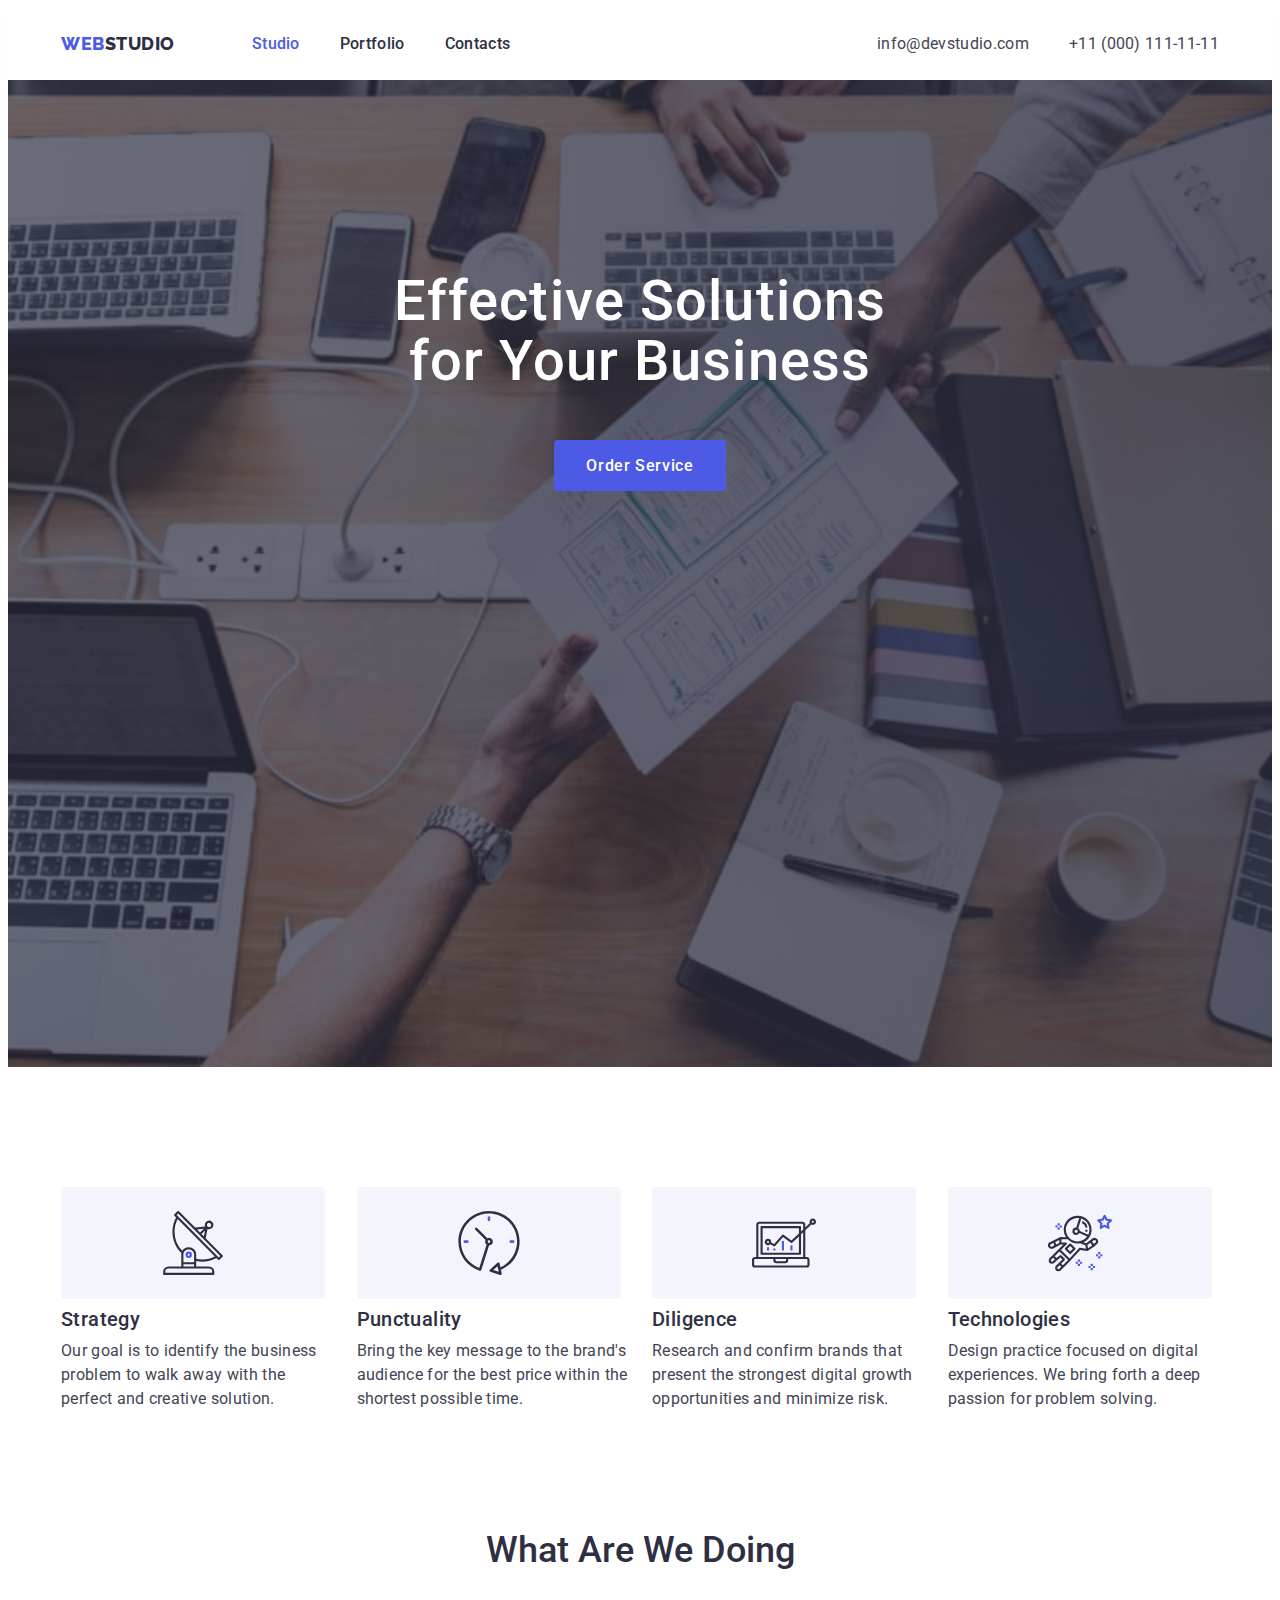
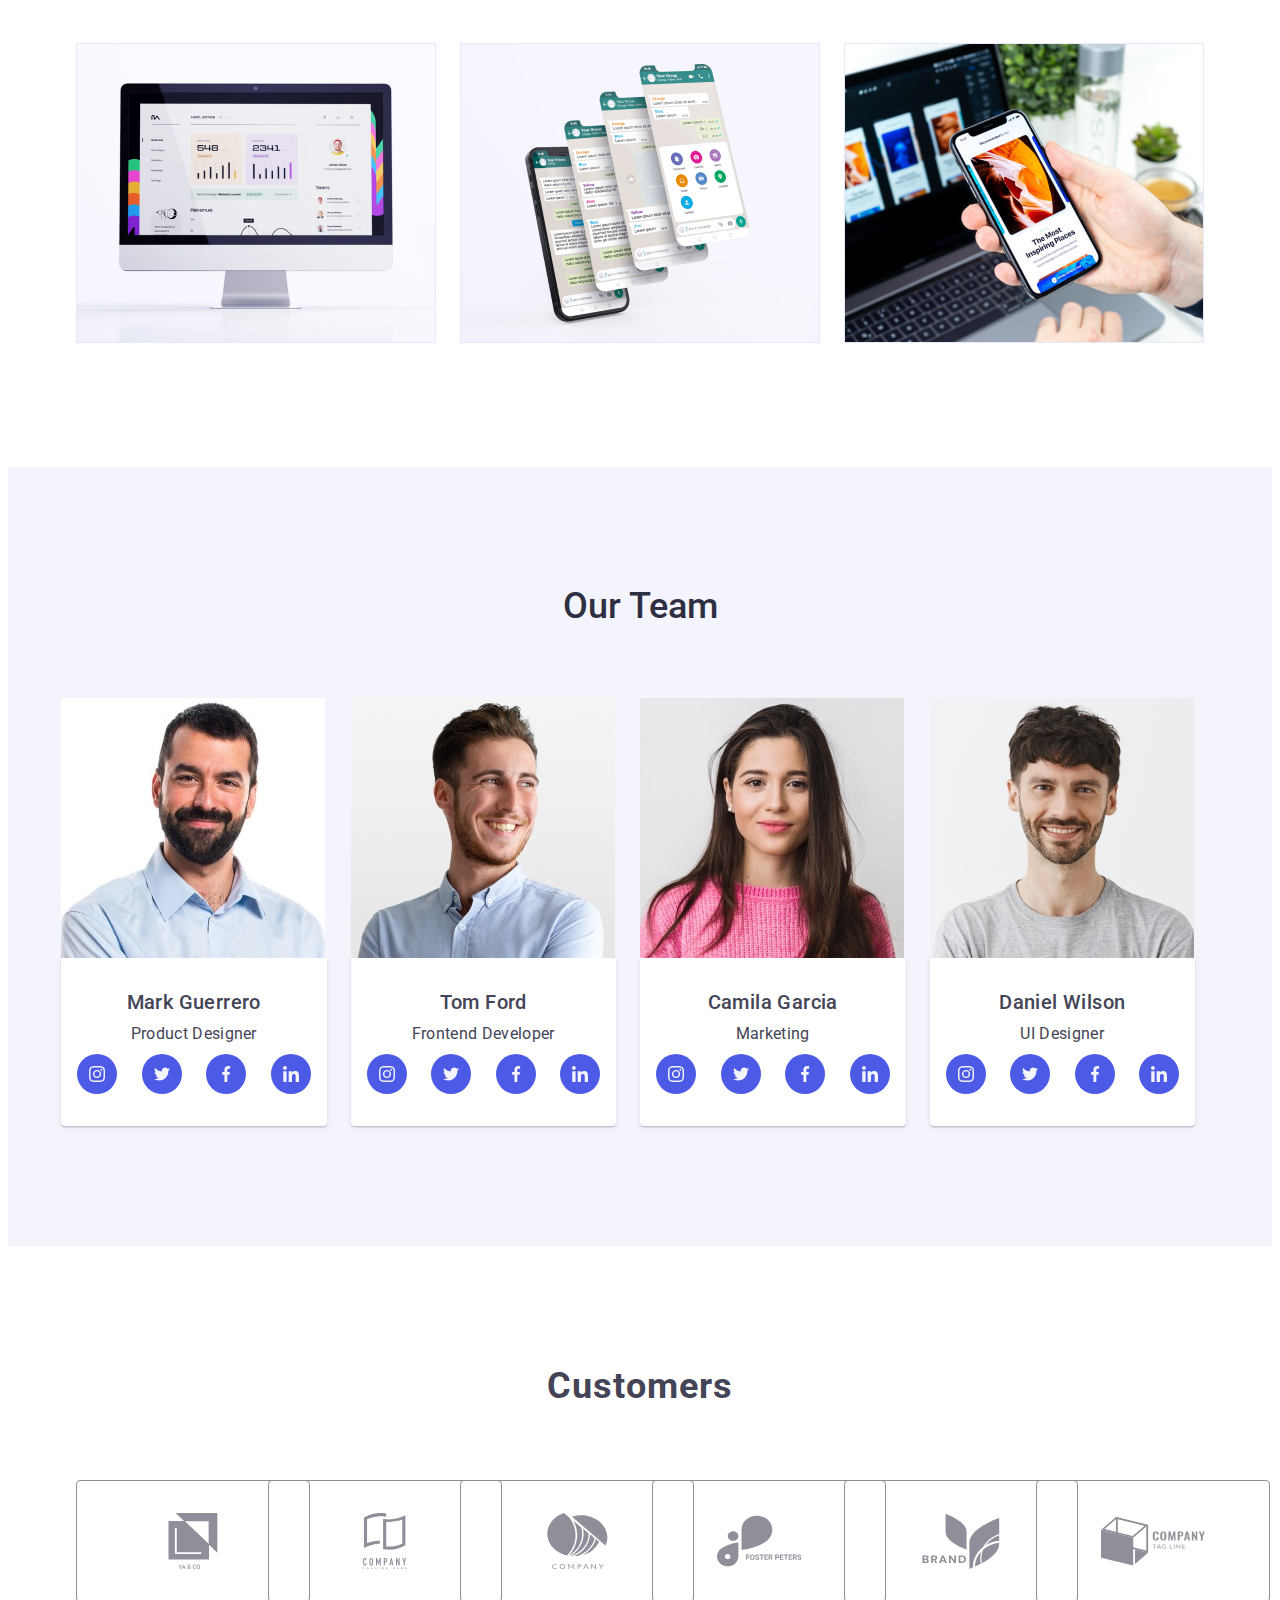
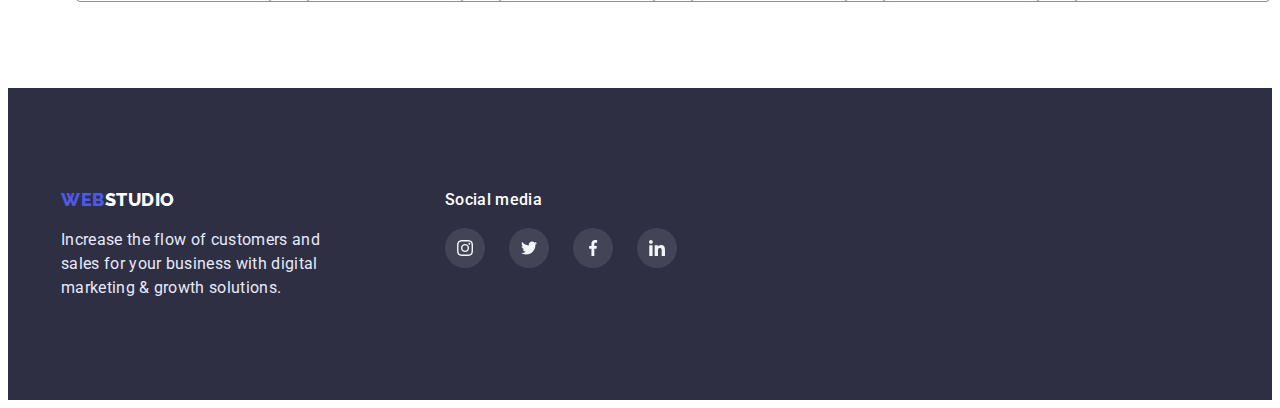
<file: index.html>
<!DOCTYPE html>
<html lang="en">
	<head>
		<meta charset="UTF-8" />
		<meta http-equiv="X-UA-Compatible" content="IE=edge" />
		<meta name="viewport" content="width=device-width, initial-scale=1.0" />
		<title>webstudio</title>
		<link rel="preconnect" href="https://fonts.googleapis.com" />
		<link rel="preconnect" href="https://fonts.gstatic.com" crossorigin />
		<link href="https://fonts.googleapis.com/css2?family=Raleway:wght@800&family=Roboto:wght@400;500&display=swap" rel="stylesheet" />
		<link
			rel="stylesheet"
			href="https://cdnjs.cloudflare.com/ajax/libs/modern-normalize/1.1.0/modern-normalize.min.css"
			integrity="sha512-wpPYUAdjBVSE4KJnH1VR1HeZfpl1ub8YT/NKx4PuQ5NmX2tKuGu6U/JRp5y+Y8XG2tV+wKQpNHVUX03MfMFn9Q=="
			crossorigin="anonymous"
			referrerpolicy="no-referrer"
		/>
		<link rel="stylesheet" href="./styles/styles.css" />
	</head>
	<body>
		<!-- Header -->
		<header class="page-header border">
			<div class="container flex-nav">
				<nav class="flex-nav">
					<a href="./index.html" class="logo link"><span class="web">WEB</span>STUDIO</a>
					<ul class="site-nav list">
						<li class="item"><a href="./index.html" class="links current link">Studio</a></li>
						<li class="item"><a href="./portfolio.html" class="links link">Portfolio</a></li>
						<li class="item"><a href="./index.html" class="links link">Contacts</a></li>
					</ul>
				</nav>
				<!-- Contacts -->
				<ul class="contacts list">
					<li class="item">
						<a href="mailto:info@devstudio.com" class="contacts link">info@devstudio.com</a>
					</li>
					<li class="item">
						<a href="tel:+11000111-11-11" class="contacts link">+11 (000) 111-11-11</a>
					</li>
				</ul>
			</div>
		</header>
		<main>
			<!-- Hero -->
			<section class="hero overlay">
				<div class="container">
					<h1 class="hero-title"
						>Effective Solutions <br />
						for Your Business
					</h1>
					<button type="button" class="hero-btn">Order Service</button>
				</div>
			</section>
			<!-- Features -->
			<section class="section">
				<div class="container">
					<h2 class="visually-hidden">section2</h2>
					<ul class="features list">
						<li class="features-item">
							<div class="features-icons">
								<svg class="features-icon">
									<use href="./img/icons.svg#icon-antenna"></use>
								</svg>
							</div>
							<h3 class="subtitle">Strategy</h3>
							<p class="desc"> Our goal is to identify the business problem to walk away with the perfect and creative solution. </p>
						</li>

						<li class="features-item">
							<div class="features-icons">
								<svg class="features-icon">
									<use href="./img/icons.svg#icon-clock"></use>
								</svg>
							</div>
							<h3 class="subtitle">Punctuality</h3>
							<p class="desc"> Bring the key message to the brand's audience for the best price within the shortest possible time. </p>
						</li>

						<li class="features-item">
							<div class="features-icons">
								<svg class="features-icon">
									<use href="./img/icons.svg#icon-diagram"></use>
								</svg>
							</div>
							<h3 class="subtitle">Diligence</h3>
							<p class="desc">Research and confirm brands that present the strongest digital growth opportunities and minimize risk. </p>
						</li>

						<li class="features-item">
							<div class="features-icons">
								<svg class="features-icon">
									<use href="./img/icons.svg#icon-astronaut"></use>
								</svg>
							</div>
							<h3 class="subtitle">Technologies</h3>
							<p class="desc">Design practice focused on digital experiences. We bring forth a deep passion for problem solving. </p>
						</li>
					</ul>
				</div>
			</section>
			<!-- Work List -->
			<section class="section section-no-padding">
				<div class="container">
					<h2 class="section-title">What Are We Doing</h2>
					<ul class="work list">
						<li class="work-item">
							<img src="./img/photo-1.jpg" alt="website" />
						</li>
						<li class="work-item">
							<img src="./img/photo-2.jpg" alt="mobile-aplication" />
						</li>
						<li class="work-item">
							<img src="./img/photo-3.jpg" alt="optimization-website" />
						</li>
					</ul>
				</div>
			</section>
			<!-- Our Team -->
			<section class="section bckg">
				<div class="container">
					<h2 class="section-title">Our Team</h2>
					<ul class="about-team list">
						<li class="team-item">
							<img src="./img/image-1.jpg" alt="photo-mark-guerrero" width="264" height="260" />
							<div class="staff-content">
								<h3 class="staff">Mark Guerrero</h3>
								<p class="position">Product Designer</p>
								<ul class="team-social-list list">
									<li class="team-social-item">
										<a href="#" class="team-social-link instagram">
											<svg class="team-social-icon">
												<use href="./img/icons.svg#icon-instagram-svg"></use>
											</svg>
										</a>
									</li>
									<li class="team-social-item">
										<a href="#" class="team-social-link twitter">
											<svg class="team-social-icon">
												<use href="./img/icons.svg#icon-twitter-svg"></use>
											</svg>
										</a>
									</li>
									<li  class="team-social-item">
										<a href="#" class="team-social-link facebook">
											<svg class="team-social-icon">
												<use href="./img/icons.svg#icon-facebook-svg"></use>
											</svg>
										</a>
									</li>
									<li class="team-social-item">
										<a href="#" class="team-social-link linkedin">
											<svg class="team-social-icon">
												<use href="./img/icons.svg#icon-linkedin-svg"></use>
											</svg>
										</a>
									</li>
								</ul>
							</div>
						</li>

						<li class="team-item">
							<img src="./img/image-2.jpg" alt="photo-tom-ford" width="264" height="260" />
							<div class="staff-content">
								<h3 class="staff">Tom Ford</h3>
								<p class="position">Frontend Developer</p>
								<ul class="team-social-list list">
									<li class="team-social-item">
										<a href="#" class="team-social-link instagram">
											<svg class="team-social-icon">
												<use href="./img/icons.svg#icon-instagram-svg"></use>
											</svg>
										</a>
									</li>
									<li class="team-social-item">
										<a href="#" class="team-social-link twitter">
											<svg class="team-social-icon">
												<use href="./img/icons.svg#icon-twitter-svg"></use>
											</svg>
										</a>
									</li>
									<li  class="team-social-item">
										<a href="#" class="team-social-link facebook">
											<svg class="team-social-icon">
												<use href="./img/icons.svg#icon-facebook-svg"></use>
											</svg>
										</a>
									</li>
									<li class="team-social-item">
										<a href="#" class="team-social-link linkedin">
											<svg class="team-social-icon">
												<use href="./img/icons.svg#icon-linkedin-svg"></use>
											</svg>
										</a>
									</li>
								</ul>
							</div>
						</li>

						<li class="team-item">
							<img src="./img/image-3.jpg" alt="photo-camila-garcia" width="264" height="260" />
							<div class="staff-content">
								<h3 class="staff">Camila Garcia</h3>
								<p class="position">Marketing</p>
								<ul class="team-social-list list">
									<li class="team-social-item">
										<a href="#" class="team-social-link instagram">
											<svg class="team-social-icon">
												<use href="./img/icons.svg#icon-instagram-svg"></use>
											</svg>
										</a>
									</li>
									<li class="team-social-item">
										<a href="#" class="team-social-link twitter">
											<svg class="team-social-icon">
												<use href="./img/icons.svg#icon-twitter-svg"></use>
											</svg>
										</a>
									</li>
									<li  class="team-social-item">
										<a href="#" class="team-social-link facebook">
											<svg class="team-social-icon">
												<use href="./img/icons.svg#icon-facebook-svg"></use>
											</svg>
										</a>
									</li>
									<li class="team-social-item">
										<a href="#" class="team-social-link linkedin">
											<svg class="team-social-icon">
												<use href="./img/icons.svg#icon-linkedin-svg"></use>
											</svg>
										</a>
									</li>
								</ul>
							</div>
						</li>

						<li class="team-item">
							<img src="./img/image-4.jpg" alt="photo-daniel-wilson" width="264" height="260" />
							<div class="staff-content">
								<h3 class="staff">Daniel Wilson</h3>
								<p class="position">UI Designer</p>
								<ul class="team-social-list list">
									<li class="team-social-item">
										<a href="#" class="team-social-link instagram">
											<svg class="team-social-icon">
												<use href="./img/icons.svg#icon-instagram-svg"></use>
											</svg>
										</a>
									</li>
									<li class="team-social-item">
										<a href="#" class="team-social-link twitter">
											<svg class="team-social-icon">
												<use href="./img/icons.svg#icon-twitter-svg"></use>
											</svg>
										</a>
									</li>
									<li  class="team-social-item">
										<a href="#" class="team-social-link facebook">
											<svg class="team-social-icon">
												<use href="./img/icons.svg#icon-facebook-svg"></use>
											</svg>
										</a>
									</li>
									<li class="team-social-item">
										<a href="#" class="team-social-link linkedin">
											<svg class="team-social-icon">
												<use href="./img/icons.svg#icon-linkedin-svg"></use>
											</svg>
										</a>
									</li>
								</ul>
							</div>
						</li>
					</ul>
				</div>
			</section>
			<section class="section">
				<div class="container">
					<h2 class="customers-title">Customers</h2>
					<ul class="customers-list list">
						<li class="customers-item">
							<a href="#" class="customers-link">
								<svg class="customers-icon">
									<use href="./img/icons.svg#icon-ya-co"></use>
								</svg>
							</a>
						</li>
						<li class="customers-item">
							<a href="#" class="customers-link">
								<svg class="customers-icon">
									<use href="./img/icons.svg#icon-company-here"></use>
								</svg>
							</a>
						</li>
						<li class="customers-item">
							<a href="#" class="customers-link">
								<svg class="customers-icon">
									<use href="./img/icons.svg#icon-company"></use>
								</svg>
							</a>
						</li>
						<li class="customers-item">
							<a href="#" class="customers-link">
								<svg class="customers-icon">
									<use href="./img/icons.svg#icon-foster-peters"></use>
								</svg>
							</a>
						</li>
						<li class="customers-item">
							<a href="#" class="customers-link">
								<svg class="customers-icon">
									<use href="./img/icons.svg#icon-brand"></use>
								</svg>
							</a>
						</li>
						<li class="customers-item">
							<a href="#" class="customers-link">
								<svg class="customers-icon">
									<use href="./img/icons.svg#icon-company-tagline"></use>
								</svg>
							</a>
						</li>
					</ul>
				</div>
			</section>
		</main>
		<!-- Footer -->
		<footer class="footer">
			<div class="footer-container container">
				<div class="footer-about">
					<a href="./index.html" class="logo-footer link"><span class="web">WEB</span>STUDIO</a>
					<p class="footer-text">
						Increase the flow of customers and 
						sales for your business with digital
						marketing & growth solutions.
					</p>
				</div>
				<div class="footer-social">
					<p class="footer-title">Social media</p>
					<ul class="footer-list list">
						<li class="footer-social-item">
							<a href="#" class="footer-social-link instagram">
								<svg class="footer-social-icon">
									<use href="./img/icons.svg#icon-instagram-svg"></use>
								</svg>
							</a>
						</li>
						<li class="footer-social-item">
							<a href="#" class="footer-social-link twitter">
								<svg class="footer-social-icon">
									<use href="./img/icons.svg#icon-twitter-svg"></use>
								</svg>
							</a>
						</li>
						<li class="footer-social-item">
							<a href="#" class="footer-social-link facebook">
								<svg class="footer-social-icon">
									<use href="./img/icons.svg#icon-facebook-svg"></use>
								</svg>
							</a>
						</li>
						<li class="footer-social-item">
							<a href="#" class="footer-social-link linkedin">
								<svg class="footer-social-icon">
									<use href="./img/icons.svg#icon-linkedin-svg"></use>
								</svg>
							</a>
						</li>
					</ul>
				</div>
			</div>

		</footer>
	</body>
</html>
</file>
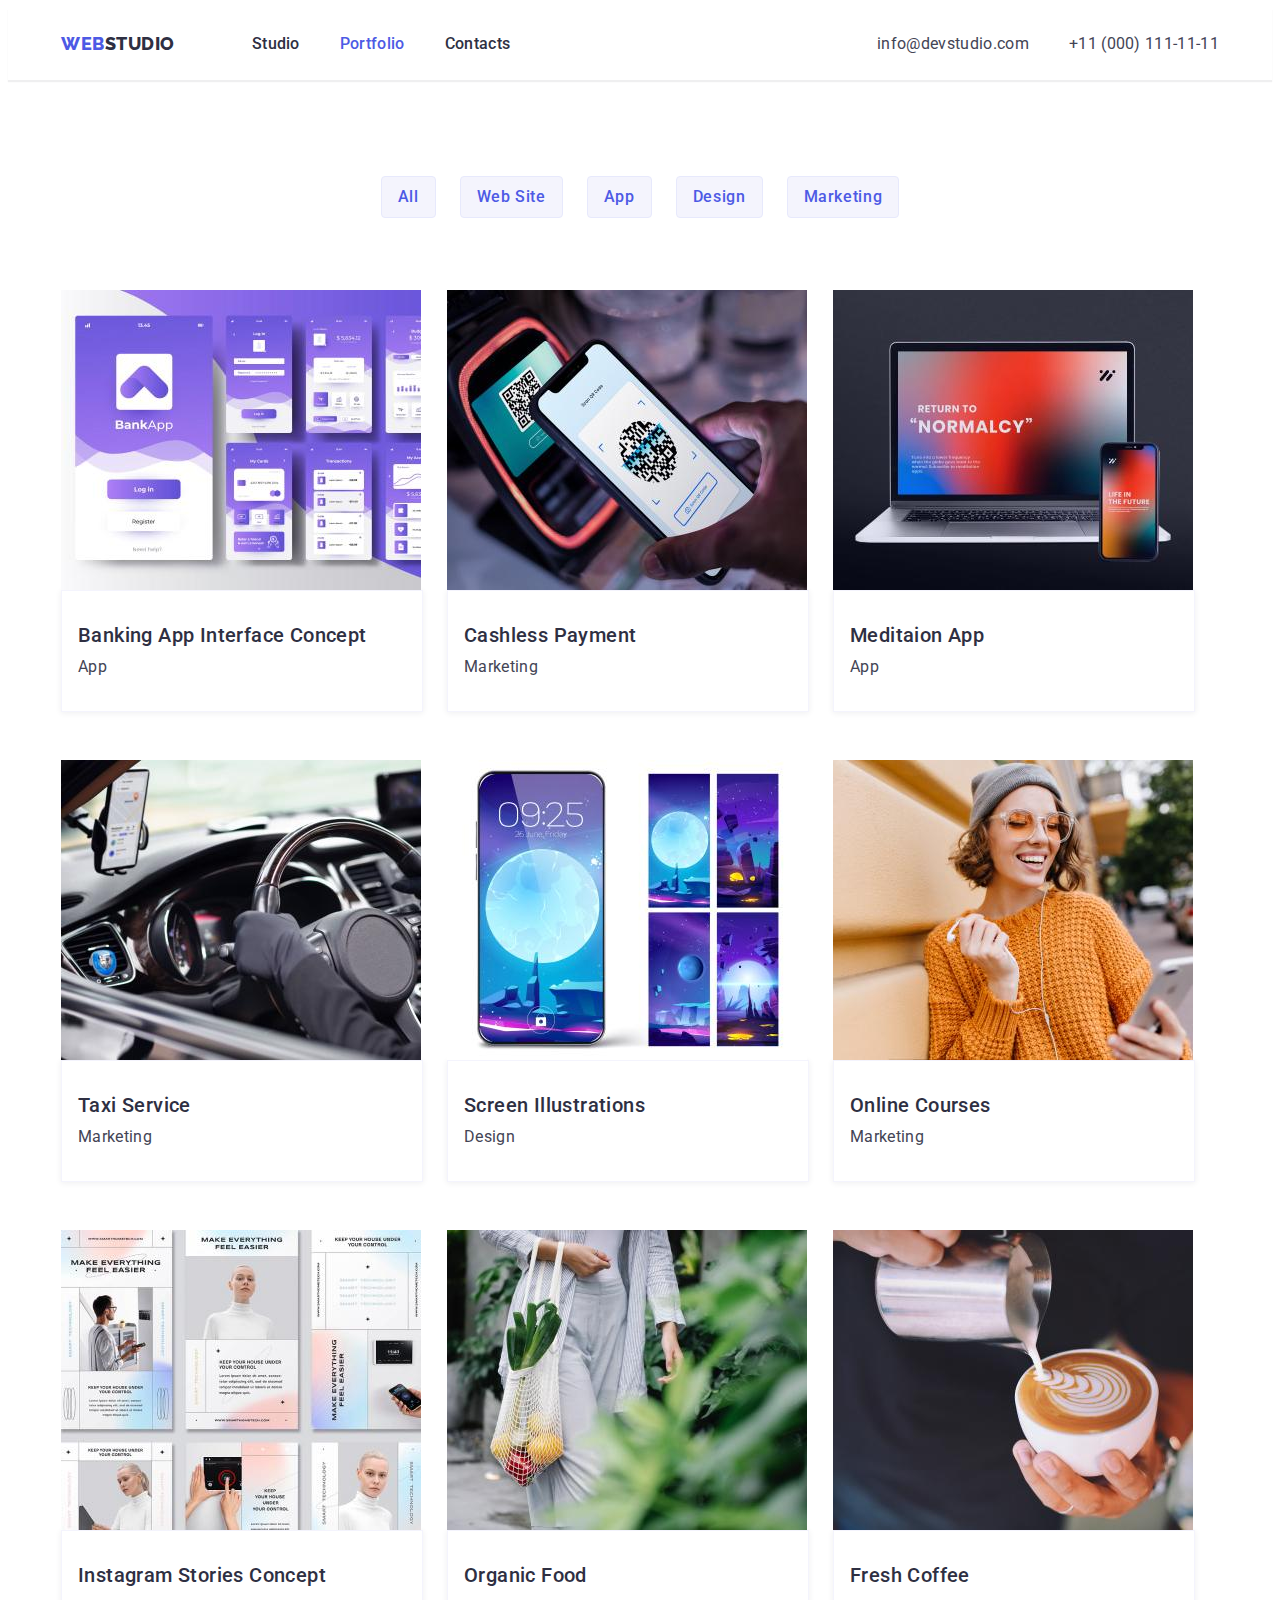
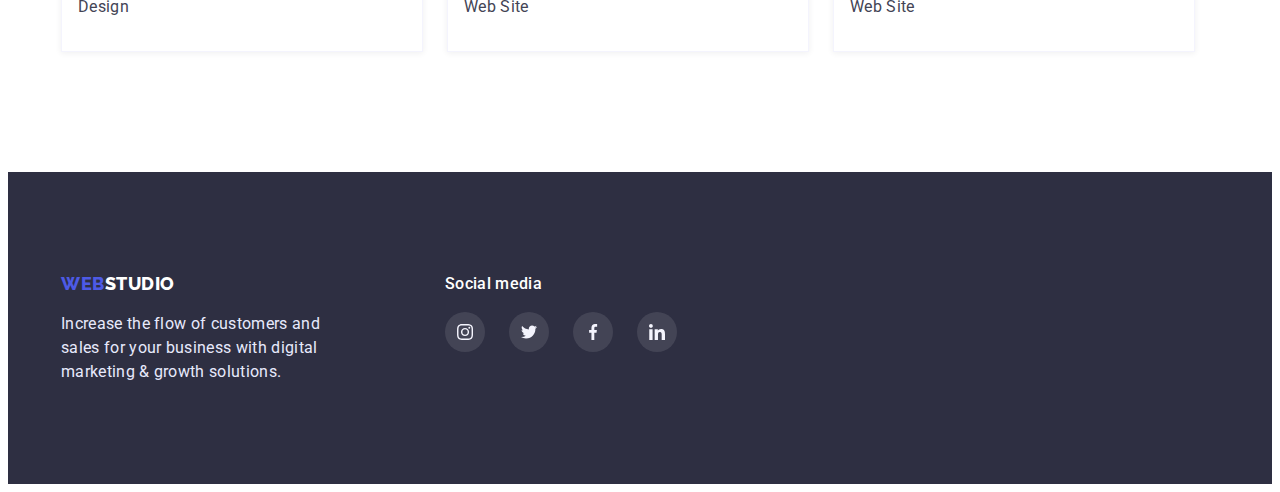
<file: portfolio.html>
<!DOCTYPE html>
<html lang="en">
	<head>
		<meta charset="UTF-8" />
		<meta http-equiv="X-UA-Compatible" content="IE=edge" />
		<meta name="viewport" content="width=device-width, initial-scale=1.0" />
		<title>Portfolio</title>

		<link rel="preconnect" href="https://fonts.googleapis.com" />
		<link rel="preconnect" href="https://fonts.gstatic.com" crossorigin />
		<link href="https://fonts.googleapis.com/css2?family=Raleway:wght@800&family=Roboto:wght@400;500&display=swap" rel="stylesheet" />
		<link
			rel="stylesheet"
			href="https://cdnjs.cloudflare.com/ajax/libs/modern-normalize/1.1.0/modern-normalize.min.css"
			integrity="sha512-wpPYUAdjBVSE4KJnH1VR1HeZfpl1ub8YT/NKx4PuQ5NmX2tKuGu6U/JRp5y+Y8XG2tV+wKQpNHVUX03MfMFn9Q=="
			crossorigin="anonymous"
			referrerpolicy="no-referrer"
		/>
		<link rel="stylesheet" href="./styles/styles.css" />
	</head>
	<body>
		<!-- Header -->
		<header class="page-header border">
			<div class="container flex-nav">
				<nav class="flex-nav">
					<a href="./index.html" class="logo link"><span class="web">WEB</span>STUDIO</a>
					<ul class="site-nav list">
						<li class="item"><a href="./index.html" class="links link">Studio</a></li>
						<li class="item"><a href="./portfolio.html" class="links current link">Portfolio</a></li>
						<li class="item"><a href="./portfolio.html" class="links link">Contacts</a></li>
					</ul>
				</nav>
				<!-- Contacts -->
				<ul class="contacts list">
					<li class="item">
						<a href="mailto:info@devstudio.com" class="contacts link">info@devstudio.com</a>
					</li>
					<li class="item">
						<a href="tel:+11000111-11-11" class="contacts link">+11 (000) 111-11-11</a>
					</li>
				</ul>
			</div>
		</header>
		<main>
			<section class="section-portfolio">
				<div class="container">
					<h1 class="section-title visually-hidden">Portfolio</h1>
					<ul class="portfolio-nav list">
						<li class="nav-item"><button type="button" class="portf-btn">All</button></li>
						<li class="nav-item"><button type="button" class="portf-btn">Web Site</button></li>
						<li class="nav-item"><button type="button" class="portf-btn">App</button></li>
						<li class="nav-item"><button type="button" class="portf-btn">Design</button></li>
						<li class="nav-item"><button type="button" class="portf-btn">Marketing</button></li>
					</ul>
					<ul class="portfolio list">
						<li class="portf-item">
							<a href="#" class="portf-link link">
								<img src="./img/portfolio-1.jpg" alt="banking-app" width="360" height="300" />
								<div class="card-content">
									<h2 class="card-title">Banking App Interface Concept</h2>
									<p class="card-text">App</p>
								</div>
							</a>
						</li>

						<li class="portf-item">
							<a href="#" class="portf-link link">
								<img src="./img/portfolio-2.jpg" alt="cashless-payment" width="360" height="300" />
								<div class="card-content">
									<h2 class="card-title">Cashless Payment</h2>
									<p class="card-text">Marketing</p>
								</div>
							</a>
						</li>

						<li class="portf-item">
							<a href="#" class="portf-link link">
								<img src="./img/portfolio-3.jpg" alt="meditaion-app" width="360" height="300" />
								<div class="card-content">
									<h2 class="card-title">Meditaion App</h2>
									<p class="card-text">App</p>
								</div>
							</a>
						</li>

						<li class="portf-item">
							<a href="#" class="portf-link link">
								<img src="./img/portfolio-4.jpg" alt="taxi-service" width="360" height="300" />
								<div class="card-content">
									<h2 class="card-title">Taxi Service</h2>
									<p class="card-text">Marketing</p>
								</div>
							</a>
						</li>

						<li class="portf-item">
							<a href="#" class="portf-link link">
								<img src="./img/portfolio-5.jpg" alt="screen-illustrations" width="360" height="300" />
								<div class="card-content">
									<h2 class="card-title">Screen Illustrations</h2>
									<p class="card-text">Design</p>
								</div>
							</a>
						</li>

						<li class="portf-item">
							<a href="#" class="portf-link link">
								<img src="./img/portfolio-6.jpg" alt="online-courses" width="360" height="300" />
								<div class="card-content">
									<h2 class="card-title">Online Courses</h2>
									<p class="card-text">Marketing</p>
								</div>
							</a>
						</li>

						<li class="portf-item">
							<a href="#" class="portf-link link">
								<img src="./img/portfolio-7.jpg" alt="instagram-stories-concept" width="360" height="300" />
								<div class="card-content">
									<h2 class="card-title">Instagram Stories Concept</h2>
									<p class="card-text">Design</p>
								</div>
							</a>
						</li>

						<li class="portf-item">
							<a href="#" class="portf-link link">
								<img src="./img/portfolio-8.jpg" alt="organic-food" width="360" height="300" />
								<div class="card-content">
									<h2 class="card-title">Organic Food</h2>
									<p class="card-text">Web Site</p>
								</div>
							</a>
						</li>

						<li class="portf-item">
							<a href="#" class="portf-link link">
								<img src="./img/portfolio-9.jpg" alt="fresh-coffee" width="360" height="300" />
								<div class="card-content">
									<h2 class="card-title">Fresh Coffee</h2>
									<p class="card-text">Web Site</p>
								</div>
							</a>
						</li>
					</ul>
				</div>
			</section>
		</main>

		<footer class="footer">
			<div class="footer-container container">
				<div class="footer-about">
					<a href="./index.html" class="logo-footer link"><span class="web">WEB</span>STUDIO</a>
					<p class="footer-text">
						Increase the flow of customers and 
						sales for your business with digital
						marketing & growth solutions.
					</p>
				</div>
				<div class="footer-social">
					<p class="footer-title">Social media</p>
					<ul class="footer-list list">
						<li class="footer-social-item">
							<a href="#" class="footer-social-link instagram">
								<svg class="footer-social-icon">
									<use href="./img/icons.svg#icon-instagram-svg"></use>
								</svg>
							</a>
						</li>
						<li class="footer-social-item">
							<a href="#" class="footer-social-link twitter">
								<svg class="footer-social-icon">
									<use href="./img/icons.svg#icon-twitter-svg"></use>
								</svg>
							</a>
						</li>
						<li class="footer-social-item">
							<a href="#" class="footer-social-link facebook">
								<svg class="footer-social-icon">
									<use href="./img/icons.svg#icon-facebook-svg"></use>
								</svg>
							</a>
						</li>
						<li class="footer-social-item">
							<a href="#" class="footer-social-link linkedin">
								<svg class="footer-social-icon">
									<use href="./img/icons.svg#icon-linkedin-svg"></use>
								</svg>
							</a>
						</li>
					</ul>
				</div>
			</div>
		</footer>
	</body>
</html>
</file>
<file: styles/styles.css>
/* Цвет основного текста #2E2F42 */
/* Вторичный текст #434455 */
/* Белый #FFFFFF */
/* Акцент #4D5AE5 */
/* Вторичный цвет фона #F4F4FD */

:root {
    --primary-text-color: #434455;
    --title-text-color: #2E2F42;
    --accent-color: #4D5AE5;
    --primary-white-color: #ffffff;
    --second-white-color: #F4F4FD;
    --link-animation-color: #434455;
    --button-animation-color: #404BBF;
    /* portfolio */
    --card-set-gorizontal-gap: 24px;
    --card-set-vertical-gap: 48px;
}

body {
    background-color: var(--primary-white-color);
    color: var(--primary-text-color);

    font-family: "Roboto", sans-serif;
}
.list {
    padding: 0;
    margin: 0;
    list-style: none;
}

.link {
    text-decoration: none;
}

.container {
    margin-left: auto;
    margin-right: auto;
    padding-left: 15px;
    padding-right: 15px;
    width: 1158px;

}

.section {
    padding-top: 120px;
    padding-bottom: 120px;
}


/* Page Header */
.page-header {
    background-color: var(--second-white-color);
}

.border {
    background: var(--primary-white-color);
    border-bottom: transparent;
    box-shadow: 0px 1px 6px 0px #2E2F4214;
    box-shadow: 0px 1px 1px 0px #2E2F4229;
    box-shadow: 0px 2px 1px 0px #2E2F4214;
}

/* Logo. WEBSTUDIO */
.logo {
    color: var(--title-text-color);
    font-family: 'Raleway', sans-serif;
    font-weight: 800;
    font-size: 18px;
    line-height: 1.33;
    letter-spacing: 0.03em;
    text-transform: uppercase;  
}

.web {
    color: var(--accent-color);
    font-family: 'Raleway', sans-serif;
    font-weight: 800;
    font-size: 18px;
    line-height: 1.33;    
    letter-spacing: 0.03em;
    text-transform: uppercase;
    
}

.logo-footer {
    color: var(--primary-white-color);
    font-family: 'Raleway', sans-serif;
    font-weight: 800;
    font-size: 18px;
    line-height: 1.33;
    letter-spacing: 0.03em;
    text-transform: uppercase;   
}


.logo:hover, 
.logo:focus {
    color: var(--link-animation-color);
}

/* Site nav */

.flex-nav {
    display: flex;
    align-items: center;
}

.site-nav {
    display: flex;
    margin-left: 77px;
}

.site-nav .item + .item {
    margin-left: 40px;
}

.site-nav
.links {
    display: block;
    padding-top: 24px;
    padding-bottom: 24px;

    color: var(--title-text-color);
    font-weight: 500;
    font-size: 16px;
    line-height: 1.5;
    letter-spacing: 0.02em;
}

.site-nav .current {
    color: var(--accent-color);
}

.site-nav .links:active {
    color: var(--accent-color);
}

.site-nav .links:hover, 
.site-nav .links:focus {
    color: var(--link-animation-color);
}

/* Contacts */

.contacts {
    margin-left: auto;
    display: flex;
    color: var(--primary-text-color);
    font-size: 16px;
    line-height: 1.5;
    letter-spacing: 0.02em;
}

.contacts .item + .item {
    margin-left: 40px;
}

.contacts:hover,
.contacts:focus {
    color: var(--accent-color);
    
}

/* Hero */

.hero {
    background-color: var(--title-text-color);
    text-align: center;
    padding-top: 192px;
    padding-bottom: 192px;
}

.overlay {
    max-width: 1440px;
    height: 603px;
    margin-left: auto;
    margin-right: auto;
    background-image: linear-gradient(to right, rgba(46,47,66, 0.7), rgba(46,47,66, 0.8)), url('../img/hero-bckg.jpg');
    background-repeat: no-repeat;
    background-size: cover;
    background-position: center;
}

.hero-title {
    margin-top: 0px;
    margin-bottom: 48px;
    color: var(--primary-white-color);
    font-weight: 500;
    font-size: 56px;
    line-height: 1.07;
    letter-spacing: 0.02em;
}

.hero-btn {
    background-color: var(--accent-color);
    color: var(--primary-white-color);
    font-family: inherit;
    font-weight: 500;
    font-size: 16px;
    line-height: 1.19;
    letter-spacing: 0.04em;
    cursor: pointer;
    background: var(--accent-color);
    border-radius: 4px;
    padding: 16px 32px;
    border: none;
}


.hero-btn:active {
    background: var(--button-animation-color);
    box-shadow: 0px 4px 4px rgba(0, 0, 0, 0.15);
}

.hero-btn:focus,
.hero-btn:hover {
    background: var(--button-animation-color);
    box-shadow: 0px 4px 4px rgba(0, 0, 0, 0.15);
}

.centered {
    align-items: center;
}

/* Features */

.visually-hidden { 
    position: absolute;
    width: 1px;
    height: 1px;
    margin: -1px;
    border: 0;
    padding: 0;
    clip: rect(0 0 0 0);
    overflow: hidden;
    } 

.features {
    padding: 0px;
    margin: 0px;
    display: flex;
    flex-wrap: wrap;
    margin-left: calc( -1 * var(--card-set-gorizontal-gap));
}

.features .features-item {
    flex-basis: calc(100% / 4 - var(--card-set-gorizontal-gap));
    margin-left: var(--card-set-gorizontal-gap);
}

.features-icons {
    display: flex;
    justify-content: center;
    align-items: center;
    width: 264px;
    height: 112px;
    background-color: var(--second-white-color);
    margin-bottom: 8px;
    border-radius: 4px;
}

.features-icon {
    width: 64px;
    height: 64px;
}

.features .subtitle {
    margin-top: 0px;
    margin-bottom: 8px;
    color: var(--title-text-color);
    font-weight: 500;
    font-size: 20px;
    line-height: 1.2;
    letter-spacing: 0.02em;
}

.desc {
    margin-top: 0px;
    margin-bottom: 0px;
    font-size: 16px;
    line-height: 1.5;
    letter-spacing: 0.02em;
}

/* Work */

.section-no-padding {
    padding-top: 0px;
}

.work {
    display: flex;
    justify-content: center;
}

.work .work-item + .work-item {
    margin-left: 24px;
}

.work-item {
    border: none;
}


/* Section */
.section-title {
    margin-top: 0px;
    margin-bottom: 72px;
    color: var(--title-text-color);
    font-weight: 500;
    font-size: 36px;
    line-height: 1.1;
    text-align: center;
}

/* Our team */

.about-team {
    margin: 0px;
    padding: 0px;

    display: flex;
    flex-wrap: wrap;
}



.about-team .team-item {
    flex-basis: calc(100% / 4 - var(--card-set-gorizontal-gap));
    margin-left: var(--card-set-gorizontal-gap);
}


.staff-content {
    padding: 32px 16px;
    background: var(--primary-white-color);
    box-shadow: 0px 1px 6px rgba(46, 47, 66, 0.08), 0px 1px 1px rgba(46, 47, 66, 0.16), 0px 2px 1px rgba(46, 47, 66, 0.08);
    border-radius: 0px 0px 4px 4px;
    
}

.team-item:first-child {
    margin-left: 0px;
}

.team-item img {
    display: block;
}

.about-team .staff {
    margin-top: 0px;
    margin-bottom: 8px;
    font-weight: 500;
    font-size: 20px;
    line-height: 1.2;
    letter-spacing: 0.02em;
    text-align: center;
}

.about-team .position {
    margin-top: 0px;
    margin-bottom: 8px;
    font-size: 16px;
    line-height: 1.5;
    letter-spacing: 0.02em;
    text-align: center;
}

.team-social-list {
    display: flex;
    justify-content: space-between;
}

.team-social-item {
    margin-left: 24px;
}

.team-social-item:first-child {
    margin-left: 0px;
}

.team-social-link {
    width: 100%;
    height: 100%;
    display: flex;
    border-radius: 50%;
    background-color: var(--accent-color);
    justify-content: center;
    align-items: center;
}

.team-social-item {
    width: 40px;
    height: 40px;
}

.team-social-icon {
    height: 16px;
    width: 16px;
}

.team-social-link:hover,
.team-social-link:focus {
    background-color: var(--button-animation-color);
}

.bckg {
    background-color: var(--second-white-color);
}


/* ===========Customers========= */

.customers-list {
    display: flex;
    justify-content: center;
}

.customers-item {
    width: 168px;
    height: 88px;
    margin-left: 24px;
}

.customers-item:first-child {
    margin-left: 0px;
}

.customers-icon {
    width: 104px;
    height: 56px;
}

.customers-link {
    display: flex;
    justify-content: center;
    align-items: center;
    height: 100%;
    width: 100%;
    padding: 16px 32px;
    color: #8E8F99;
    border: 1px solid #8E8F99;
    border-radius: 4px;
}

.customers-link:hover,
.customers-link:focus {
    color: var(--accent-color);
    border-color: var(--accent-color);
}

.customers-icon {
    fill: currentColor;
}


.customers-title {
    margin-top: 0px;
    margin-bottom: 72px;
    font-weight: 700;
    font-size: 36px;
    line-height: 1.16;
    text-align: center;
    letter-spacing: 0.03em;
}

/* Footer */

.footer-container {
    display: flex;
}

.footer-list {
    display: flex;
}

.footer-social-item {
    margin-left: 24px;
    height: 40px;
    width: 40px;
}

.footer-social-item:first-child {
    margin-left: 0px;
}

.footer-social-link {
    height: 100%;
    width: 100%;
    display: flex;
    border-radius: 50%;
    background-color: rgba(255, 255, 255, 0.1);
    justify-content: center;
    align-items: center;
}

.footer-social-icon {
    height: 16px;
    width: 16px;
}

.footer-social-link:hover,
.footer-social-link:focus {
    background: #31D0AA;
}

.footer-social-icon {
    fill: currentColor;
}
/* ///////// */

.footer-about {
    margin-right: 120px;
}

.footer {
    padding-top: 100px;
    padding-bottom: 100px;
    background-color: var(--title-text-color);
    display: flex;
}

.footer-text {
    width: 264px;
    margin-top: 16px;
    margin-bottom: 0px;
    color: #E7E9FC;
    font-size: 16px;
    line-height: 1.5;
    letter-spacing: 0.02em;
}


.footer-title {
    margin-top: 0px;
    margin-bottom: 16px;
    font-weight: 500;
    font-size: 16px;
    line-height: 1.5;
    letter-spacing: 0.02em;
    color: var(--primary-white-color);
}



/* ------------------------------------------- */
/* ---------------Portfolio------------------- */
/* ------------------------------------------- */

.section-portfolio {
    padding-top: 96px;
    padding-bottom: 120px;
}

.portfolio-nav {
    display: flex;
    margin-bottom: 72px;
    justify-content: center;
}

.nav-item {
    margin-left: 24px;
}

.nav-item:first-child {
    margin-left: 0px;
}

.portfolio .title:hover,
.title:focus {
    color: var(--link-animation-color);
}

.portfolio .text:active,
.text:focus {
    color: var(--link-animation-color);
}

.portf-btn {
    font-family: inherit;
    font-weight: 500;
    font-size: 16px;
    line-height: 1.5;
    letter-spacing: 0.04em;
    color: var(--accent-color);

    padding: 8px 16px;
    background: var(--second-white-color);
    border: 1px solid #E7E9FC;
    border-radius: 4px;
    cursor: pointer;
}

.portf-btn:focus,
.portf-btn:hover {
    background-color: var(--accent-color);
    box-shadow: 0px 3px 1px rgba(0, 0, 0, 0.1), 0px 2px 1px rgba(0, 0, 0, 0.08), 0px 2px 2px rgba(0, 0, 0, 0.12);
    border-radius: 4px;
    color: var(--primary-white-color);
    border: 1px solid var(--accent-color);
    text-shadow: 0px 4px 4px rgba(0, 0, 0, 0.25);
}

/* portfolio item */

.portfolio {
    padding: 0;
    margin: 0;
    display: flex;
    flex-wrap: wrap;
}

.portfolio .portf-item {
    flex-basis: calc(100% / 3 - var(--card-set-gorizontal-gap));
    margin-left: var(--card-set-gorizontal-gap);
    margin-top: var(--card-set-vertical-gap);
}

.portf-item img {
    display: block;
}

.portf-item:nth-child(-n + 3) {
    margin-top: 0px;
}

.portf-item:nth-child(3n + 1) {
    margin-left: 0px;
}

.card-title {
    margin-top: 0px;
    margin-bottom: 8px;
    color: var(--title-text-color);
    font-weight: 500;
    font-size: 20px;
    line-height: 1.2;
    letter-spacing: 0.02em;
}

.card-text {
    margin-top: 0px;
    margin-bottom: 0px;
    color: var(--primary-text-color);
    font-size: 16px;
    line-height: 1.5;
    letter-spacing: 0.02em;
}

.card-content {
    padding: 32px 16px;
    border: 0.5px solid var(--second-white-color);
    box-shadow: 0px 1px 6px rgba(46, 47, 66, 0.08);
}

.portf-link {
    display: block;
}

.portf-link:hover,
.portf-link:focus {
    box-shadow: 0px 1px 6px rgba(46, 47, 66, 0.08),
    0px 1px 1px rgba(46, 47, 66, 0.16), 
    0px 2px 1px rgba(46, 47, 66, 0.08);
}
</file>
